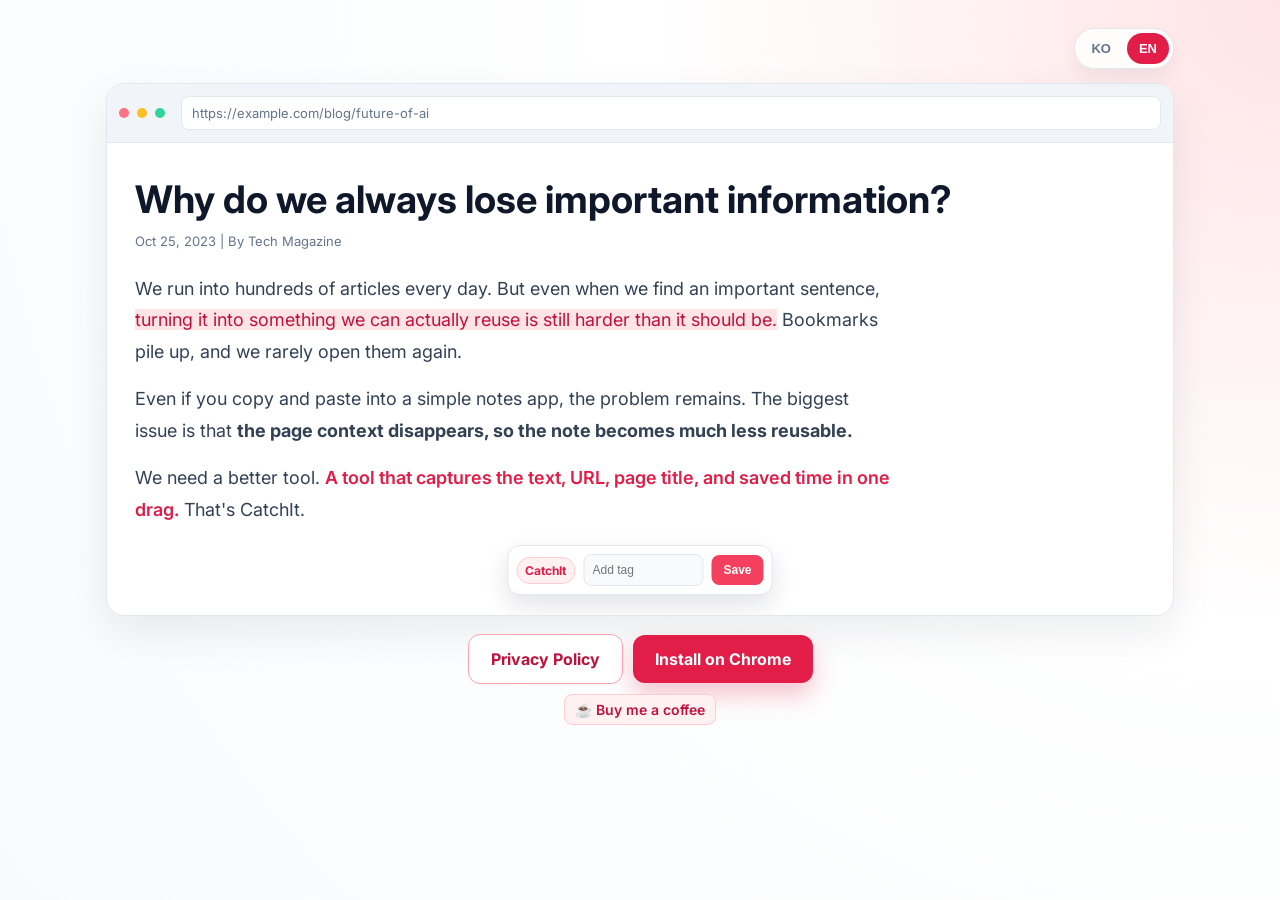
<file: index.html>
<!doctype html>
<html lang="ko">
  <head>
    <meta charset="UTF-8" />
    <meta name="viewport" content="width=device-width, initial-scale=1.0" />
    <title>CatchIt | Web Text Collector</title>
    <meta
      name="description"
      content="CatchIt Chrome extension to save highlighted text fast and sync it to your Notion database when needed"
    />
    <script>
      document.documentElement.classList.add("js");
    </script>
    <link rel="preconnect" href="https://fonts.googleapis.com" />
    <link rel="preconnect" href="https://fonts.gstatic.com" crossorigin />
    <link
      href="https://fonts.googleapis.com/css2?family=Inter:wght@400;500;600;700&display=swap"
      rel="stylesheet"
    />
    <link rel="icon" type="image/png" sizes="32x32" href="./icons/icon-32.png" />
    <link rel="stylesheet" href="styles.css" />
  </head>
  <body class="landing-body i18n-pending">
    <main class="landing-main">
      <div class="topbar">
        <div class="language-toggle" role="group" aria-label="Language selector">
          <button type="button" class="language-option" data-locale-option="ko">KO</button>
          <button type="button" class="language-option" data-locale-option="en">EN</button>
        </div>
      </div>

      <section class="mock-shell" data-i18n-attr="aria-label:mockShellAria">
        <div class="mock-browser-header">
          <div class="dot dot-red"></div>
          <div class="dot dot-yellow"></div>
          <div class="dot dot-green"></div>
          <div class="mock-address">https://example.com/blog/future-of-ai</div>
        </div>

        <div class="mock-page">
          <h1 data-i18n="headline">Why do we always lose important information?</h1>
          <p class="meta" data-i18n="meta">Oct 25, 2023 | By Tech Magazine</p>

          <div class="mock-content">
            <p data-i18n="paragraph1">
              We run into hundreds of articles every day. But even when we find an important sentence,
              <span class="hl">turning it into something we can actually reuse is still harder than it should be.</span>
              Bookmarks pile up, and we rarely open them again.
            </p>
            <p data-i18n="paragraph2">
              Even if you copy and paste into a simple notes app, the problem remains. The biggest issue is that
              <strong>the page context disappears, so the note becomes much less reusable.</strong>
            </p>
            <p data-i18n="paragraph3">
              We need a better tool.
              <span class="rose-text">A tool that captures the text, URL, page title, and saved time in one drag.</span>
              That's CatchIt.
            </p>
          </div>

          <div class="mock-popover" role="note" data-i18n-attr="aria-label:popoverAria">
            <span class="chip">CatchIt</span>
            <input type="text" data-i18n-attr="placeholder:tagPlaceholder" disabled />
            <button type="button" data-i18n="saveButton" disabled>Save</button>
          </div>
        </div>
      </section>

      <div class="install-cta-wrap">
        <div class="primary-cta-row">
          <a class="download-cta" href="./privacy-policy.html" data-i18n="privacyCta">Privacy Policy</a>
          <a
            class="install-cta"
            href="https://chromewebstore.google.com/detail/catchit-%EC%9B%B9-%ED%85%8D%EC%8A%A4%ED%8A%B8-%EC%88%98%EC%A7%91%EA%B8%B0/dlnfoeckjfbkdcabniplfbfookmjbaop"
            target="_blank"
            rel="noopener noreferrer"
            data-i18n="installCta"
            >Install on Chrome</a
          >
        </div>
        <a class="support-cta" href="https://buymeacoffee.com/hyejunggdet" target="_blank" rel="noopener noreferrer"
          >☕ Buy me a coffee</a
        >
      </div>
    </main>
    <script>
      const translations = {
        ko: {
          title: "CatchIt | 웹 텍스트 수집기",
          description:
            "드래그한 텍스트를 빠르게 저장하고, 필요하면 Notion DB로 동기화하는 CatchIt Chrome 확장 프로그램",
          mockShellAria: "가상 웹 페이지 미리보기",
          headline: "왜 우리는 항상 정보를 잃어버릴까?",
          meta: "2023. 10. 25 | 작성자: 테크 매거진",
          paragraph1:
            '현대인들은 하루에도 수백 개의 아티클과 마주칩니다. 하지만 <span class="hl">정말 중요한 문장을 발견하더라도 그것을 내 지식으로 만드는 과정은 너무나도 험난합니다.</span> 북마크는 쌓여만 가고 다시 열어보지 않게 되죠.',
          paragraph2:
            "단순한 메모 앱에 복사해서 붙여넣기를 하더라도 문제는 발생합니다. 가장 큰 문제는 <strong>현재 페이지 컨텍스트(링크, 제목, 문맥)가 빠져 재사용성이 떨어진다</strong>는 점입니다.",
          paragraph3:
            '우리에겐 더 나은 도구가 필요합니다. <span class="rose-text">드래그 한 번으로 텍스트, URL, 제목, 저장 시간을 함께 수집하는 도구.</span> 바로 CatchIt입니다.',
          popoverAria: "CatchIt 저장 팝오버 예시",
          tagPlaceholder: "태그 추가",
          saveButton: "저장",
          privacyCta: "개인정보처리방침 보기",
          installCta: "Chrome 확장 프로그램 설치하기",
        },
        en: {
          title: "CatchIt | Web Text Collector",
          description:
            "CatchIt Chrome extension to save highlighted text fast and sync it to your Notion database when needed",
          mockShellAria: "Mock webpage preview",
          headline: "Why do we always lose important information?",
          meta: "Oct 25, 2023 | By Tech Magazine",
          paragraph1:
            'We run into hundreds of articles every day. But even when we find an important sentence, <span class="hl">turning it into something we can actually reuse is still harder than it should be.</span> Bookmarks pile up, and we rarely open them again.',
          paragraph2:
            "Even if you copy and paste into a simple notes app, the problem remains. The biggest issue is that <strong>the page context disappears, so the note becomes much less reusable.</strong>",
          paragraph3:
            'We need a better tool. <span class="rose-text">A tool that captures the text, URL, page title, and saved time in one drag.</span> That&apos;s CatchIt.',
          popoverAria: "CatchIt save popover example",
          tagPlaceholder: "Add tag",
          saveButton: "Save",
          privacyCta: "Privacy Policy",
          installCta: "Install on Chrome",
        },
      };

      const storageKey = "catchit-locale";
      const descriptionMeta = document.querySelector('meta[name="description"]');
      const localeButtons = document.querySelectorAll("[data-locale-option]");

      function detectLocale() {
        const savedLocale = localStorage.getItem(storageKey);
        if (savedLocale === "ko" || savedLocale === "en") {
          return savedLocale;
        }

        return navigator.language.toLowerCase().startsWith("ko") ? "ko" : "en";
      }

      function applyTranslations(locale) {
        const copy = translations[locale] ?? translations.en;

        document.documentElement.lang = locale;
        document.title = copy.title;
        descriptionMeta?.setAttribute("content", copy.description);

        document.querySelectorAll("[data-i18n]").forEach((element) => {
          const key = element.dataset.i18n;
          if (!key || !copy[key]) {
            return;
          }

          element.innerHTML = copy[key];
        });

        document.querySelectorAll("[data-i18n-attr]").forEach((element) => {
          const mappings = element.dataset.i18nAttr.split(",");

          mappings.forEach((mapping) => {
            const [attribute, key] = mapping.split(":");
            if (!attribute || !key || !copy[key]) {
              return;
            }

            element.setAttribute(attribute.trim(), copy[key]);
          });
        });

        localeButtons.forEach((button) => {
          const isActive = button.dataset.localeOption === locale;
          button.classList.toggle("is-active", isActive);
          button.setAttribute("aria-pressed", String(isActive));
        });
      }

      const initialLocale = detectLocale();
      applyTranslations(initialLocale);

      localeButtons.forEach((button) => {
        button.addEventListener("click", () => {
          const nextLocale = button.dataset.localeOption;
          if (!nextLocale) {
            return;
          }

          localStorage.setItem(storageKey, nextLocale);
          applyTranslations(nextLocale);
        });
      });

      document.documentElement.classList.add("i18n-ready");
      document.body.classList.remove("i18n-pending");
    </script>
  </body>
</html>
</file>
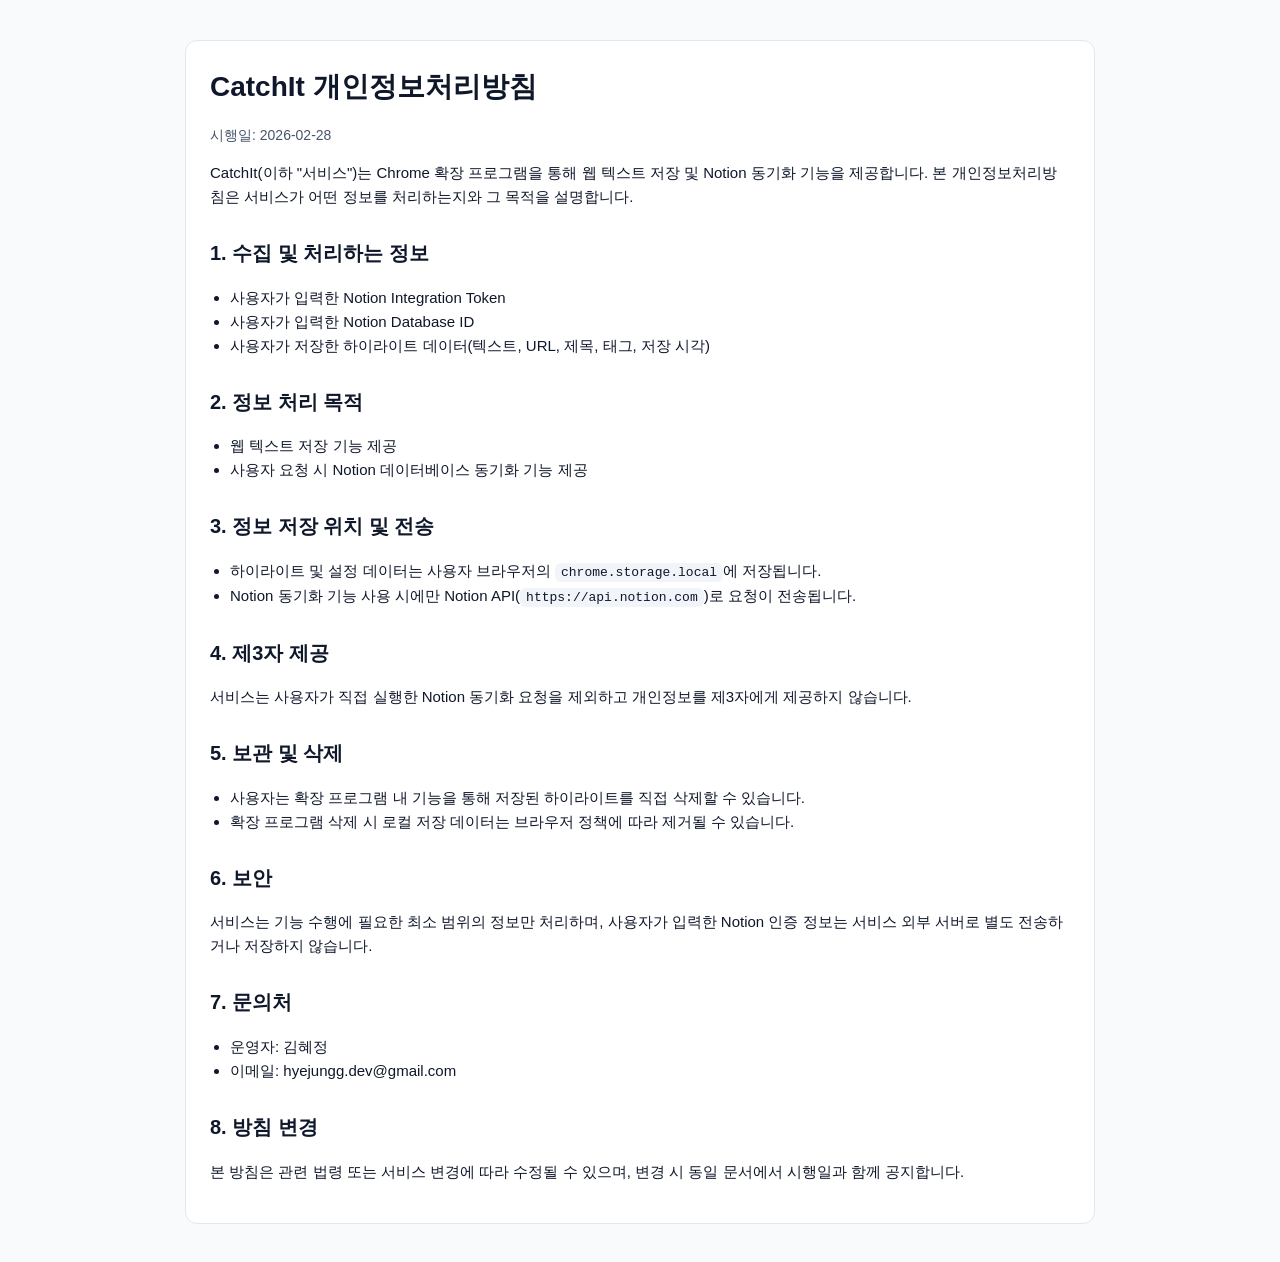
<file: privacy-policy.html>
<!doctype html>
<html lang="ko">
  <head>
    <meta charset="UTF-8" />
    <meta name="viewport" content="width=device-width, initial-scale=1.0" />
    <title>CatchIt 개인정보처리방침</title>
    <style>
      body {
        margin: 0;
        font-family: -apple-system, BlinkMacSystemFont, "Segoe UI", Roboto, "Noto Sans KR",
          sans-serif;
        background: #f8fafc;
        color: #0f172a;
        line-height: 1.6;
      }
      main {
        max-width: 860px;
        margin: 40px auto;
        padding: 24px;
        background: #ffffff;
        border: 1px solid #e2e8f0;
        border-radius: 12px;
      }
      h1 {
        margin: 0 0 8px;
        font-size: 28px;
      }
      h2 {
        margin-top: 28px;
        font-size: 20px;
      }
      p,
      li {
        font-size: 15px;
      }
      ul {
        padding-left: 20px;
      }
      .meta {
        color: #475569;
        font-size: 14px;
      }
      code {
        background: #f1f5f9;
        padding: 2px 6px;
        border-radius: 6px;
        font-size: 13px;
      }
    </style>
  </head>
  <body>
    <main>
      <h1>CatchIt 개인정보처리방침</h1>
      <p class="meta">시행일: 2026-02-28</p>

      <p>
        CatchIt(이하 "서비스")는 Chrome 확장 프로그램을 통해 웹 텍스트 저장 및 Notion 동기화 기능을
        제공합니다. 본 개인정보처리방침은 서비스가 어떤 정보를 처리하는지와 그 목적을 설명합니다.
      </p>

      <h2>1. 수집 및 처리하는 정보</h2>
      <ul>
        <li>사용자가 입력한 Notion Integration Token</li>
        <li>사용자가 입력한 Notion Database ID</li>
        <li>사용자가 저장한 하이라이트 데이터(텍스트, URL, 제목, 태그, 저장 시각)</li>
      </ul>

      <h2>2. 정보 처리 목적</h2>
      <ul>
        <li>웹 텍스트 저장 기능 제공</li>
        <li>사용자 요청 시 Notion 데이터베이스 동기화 기능 제공</li>
      </ul>

      <h2>3. 정보 저장 위치 및 전송</h2>
      <ul>
        <li>
          하이라이트 및 설정 데이터는 사용자 브라우저의 <code>chrome.storage.local</code>에 저장됩니다.
        </li>
        <li>
          Notion 동기화 기능 사용 시에만 Notion API(<code>https://api.notion.com</code>)로 요청이 전송됩니다.
        </li>
      </ul>

      <h2>4. 제3자 제공</h2>
      <p>
        서비스는 사용자가 직접 실행한 Notion 동기화 요청을 제외하고 개인정보를 제3자에게 제공하지
        않습니다.
      </p>

      <h2>5. 보관 및 삭제</h2>
      <ul>
        <li>사용자는 확장 프로그램 내 기능을 통해 저장된 하이라이트를 직접 삭제할 수 있습니다.</li>
        <li>확장 프로그램 삭제 시 로컬 저장 데이터는 브라우저 정책에 따라 제거될 수 있습니다.</li>
      </ul>

      <h2>6. 보안</h2>
      <p>
        서비스는 기능 수행에 필요한 최소 범위의 정보만 처리하며, 사용자가 입력한 Notion 인증 정보는
        서비스 외부 서버로 별도 전송하거나 저장하지 않습니다.
      </p>

      <h2>7. 문의처</h2>
      <ul>
        <li>운영자: 김혜정</li>
        <li>이메일: hyejungg.dev@gmail.com</li>
      </ul>

      <h2>8. 방침 변경</h2>
      <p>
        본 방침은 관련 법령 또는 서비스 변경에 따라 수정될 수 있으며, 변경 시 동일 문서에서 시행일과 함께
        공지합니다.
      </p>
    </main>
  </body>
</html>
</file>
<file: styles.css>
:root {
  --rose-50: #fff1f2;
  --rose-100: #ffe4e6;
  --rose-200: #fecdd3;
  --rose-300: #fda4af;
  --rose-500: #f43f5e;
  --rose-600: #e11d48;
  --rose-700: #be123c;
  --slate-50: #f8fafc;
  --slate-100: #f1f5f9;
  --slate-200: #e2e8f0;
  --slate-400: #94a3b8;
  --slate-500: #64748b;
  --slate-700: #334155;
  --slate-900: #0f172a;
}

* {
  box-sizing: border-box;
}

html,
body {
  margin: 0;
  padding: 0;
}

body {
  font-family: "Inter", "Apple SD Gothic Neo", sans-serif;
  color: var(--slate-900);
  background: radial-gradient(circle at top right, #ffe4e6 0%, #fff 40%, #f8fafc 100%);
}

.js .i18n-pending {
  visibility: hidden;
}

.js.i18n-ready .i18n-pending {
  visibility: visible;
}

.landing-body {
  min-height: 100vh;
}

.landing-main {
  max-width: 1100px;
  margin: 0 auto;
  padding: 28px 16px 40px;
}

.topbar {
  display: flex;
  justify-content: flex-end;
  margin-bottom: 14px;
}

.language-toggle {
  display: inline-flex;
  align-items: center;
  gap: 4px;
  padding: 4px;
  border: 1px solid var(--slate-200);
  border-radius: 999px;
  background: rgba(255, 255, 255, 0.85);
  box-shadow: 0 8px 18px rgba(15, 23, 42, 0.06);
}

.language-option {
  border: none;
  border-radius: 999px;
  background: transparent;
  color: var(--slate-500);
  font-size: 13px;
  font-weight: 700;
  padding: 8px 12px;
  cursor: pointer;
  transition: background-color 0.2s ease, color 0.2s ease;
}

.language-option.is-active {
  background: var(--rose-600);
  color: #fff;
}

.mock-shell {
  border: 1px solid var(--slate-200);
  border-radius: 18px;
  overflow: hidden;
  background: #fff;
  box-shadow: 0 16px 40px rgba(15, 23, 42, 0.08);
}

.mock-browser-header {
  display: flex;
  align-items: center;
  gap: 8px;
  padding: 12px;
  border-bottom: 1px solid var(--slate-200);
  background: var(--slate-100);
}

.dot {
  width: 10px;
  height: 10px;
  border-radius: 50%;
}

.dot-red {
  background: #fb7185;
}

.dot-yellow {
  background: #fbbf24;
}

.dot-green {
  background: #34d399;
}

.mock-address {
  margin-left: 8px;
  flex: 1;
  border: 1px solid var(--slate-200);
  background: #fff;
  border-radius: 8px;
  padding: 8px 10px;
  font-size: 13px;
  color: var(--slate-500);
}

.mock-page {
  position: relative;
  padding: 34px 28px 90px;
}

.mock-page h1 {
  margin: 0;
  font-size: clamp(24px, 4vw, 38px);
  line-height: 1.2;
}

.meta {
  margin: 10px 0 24px;
  font-size: 13px;
  color: var(--slate-500);
}

.mock-content {
  display: grid;
  gap: 16px;
  max-width: 760px;
}

.mock-content p {
  margin: 0;
  font-size: clamp(15px, 2.2vw, 18px);
  line-height: 1.75;
  color: var(--slate-700);
}

.hl {
  background: var(--rose-100);
  color: var(--rose-700);
}

.rose-text {
  color: var(--rose-600);
  font-weight: 600;
}

.mock-popover {
  position: absolute;
  left: 50%;
  bottom: 20px;
  transform: translateX(-50%);
  display: flex;
  align-items: center;
  gap: 8px;
  border: 1px solid var(--slate-200);
  border-radius: 12px;
  background: #fff;
  padding: 8px;
  box-shadow: 0 10px 24px rgba(15, 23, 42, 0.12);
}

.chip {
  font-size: 12px;
  font-weight: 700;
  color: var(--rose-600);
  background: var(--rose-50);
  border: 1px solid var(--rose-200);
  border-radius: 999px;
  padding: 5px 8px;
}

.mock-popover input {
  width: 120px;
  border: 1px solid var(--slate-200);
  border-radius: 8px;
  padding: 8px;
  font-size: 12px;
  color: var(--slate-400);
  background: var(--slate-50);
}

.mock-popover button {
  border: none;
  border-radius: 8px;
  background: var(--rose-500);
  color: #fff;
  font-weight: 600;
  font-size: 12px;
  padding: 8px 12px;
}

.install-cta-wrap {
  margin-top: 18px;
  display: flex;
  flex-direction: column;
  gap: 10px;
  justify-content: center;
  align-items: center;
}

.primary-cta-row {
  display: flex;
  gap: 10px;
  align-items: center;
  justify-content: center;
}

.install-cta {
  display: inline-flex;
  align-items: center;
  justify-content: center;
  text-decoration: none;
  background: var(--rose-600);
  color: #fff;
  font-size: 16px;
  font-weight: 700;
  border-radius: 12px;
  padding: 14px 22px;
  box-shadow: 0 12px 24px rgba(225, 29, 72, 0.26);
  transition: background-color 0.2s ease, transform 0.2s ease;
}

.install-cta:hover {
  background: var(--rose-700);
  transform: translateY(-1px);
}

.download-cta {
  display: inline-flex;
  align-items: center;
  justify-content: center;
  text-decoration: none;
  background: #ffffff;
  color: var(--rose-700);
  font-size: 16px;
  font-weight: 700;
  border-radius: 12px;
  padding: 14px 22px;
  border: 1px solid var(--rose-300);
  transition: background-color 0.2s ease, transform 0.2s ease;
}

.download-cta:hover {
  background: var(--rose-50);
  transform: translateY(-1px);
}

.support-cta {
  text-decoration: none;
  color: var(--rose-700);
  font-size: 14px;
  font-weight: 600;
  padding: 6px 10px;
  border-radius: 8px;
  background: var(--rose-50);
  border: 1px solid var(--rose-200);
}

.support-cta:hover {
  background: var(--rose-100);
}

@media (max-width: 740px) {
  .topbar {
    justify-content: center;
  }

  .mock-page {
    padding: 24px 16px 100px;
  }

  .mock-popover {
    width: calc(100% - 24px);
    justify-content: center;
  }

  .mock-popover input {
    flex: 1;
    min-width: 80px;
  }

  .install-cta {
    width: 100%;
    max-width: 340px;
  }

  .primary-cta-row {
    width: 100%;
    flex-direction: column;
  }

  .download-cta {
    width: 100%;
    max-width: 340px;
  }
}
</file>
